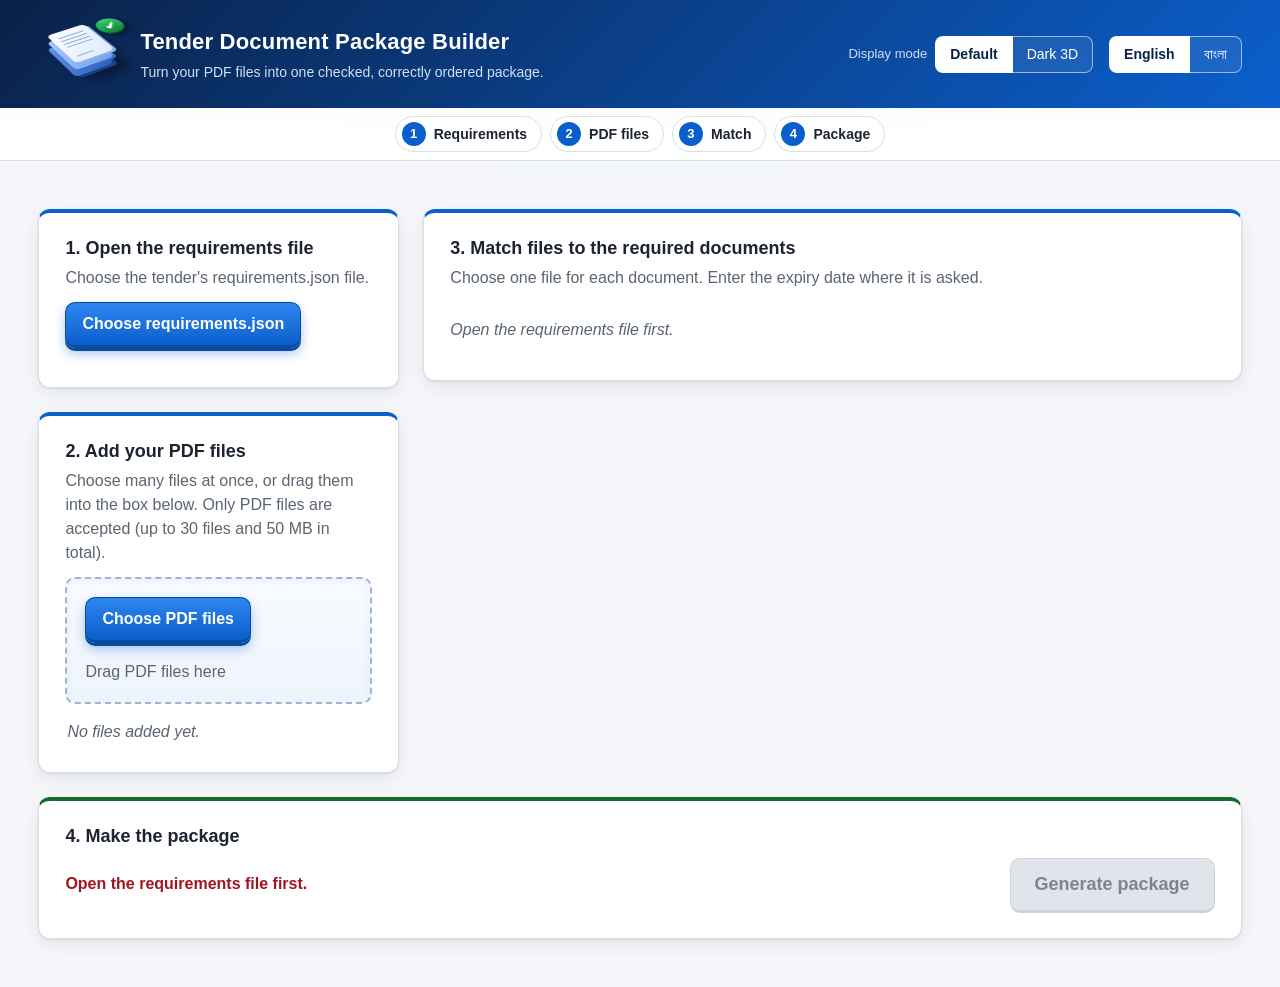
<file: index.html>
<!doctype html>
<html lang="en" data-theme="modern">
<head>
<meta charset="utf-8">
<meta name="viewport" content="width=device-width, initial-scale=1">
<title>Tender Document Package Builder</title>
<link rel="stylesheet" href="css/style.css">
<link rel="stylesheet" href="css/theme.css"><link rel="stylesheet" href="css/preview.css"><link rel="stylesheet" href="css/polish.css"><link rel="stylesheet" href="css/dark.css"><link rel="stylesheet" href="css/logo.css">
</head>
<body>
<a class="skip" href="#main" data-i18n="skip"></a>
<header class="top">
  <div class="brand"><div class="logo3d" aria-hidden="true"><div class="stack"><div class="sh s1"></div><div class="sh s2"></div><div class="sh fly"></div><div class="sh s3"><span class="tick">&#10004;</span></div></div></div>
    <h1 data-i18n="app_title">Tender Document Package Builder</h1>
    <p class="sub" data-i18n="app_sub"></p>
  </div>
  <div class="tools">
    <div class="seg" role="group" aria-labelledby="th-label">
      <span id="th-label" class="seg-label" data-i18n="th_label"></span>
      <button type="button" data-theme-btn="modern" aria-pressed="true" data-i18n="th_modern"></button>
      <button type="button" data-theme-btn="contrast" aria-pressed="false" data-i18n="th_contrast"></button>
    </div>
    <div class="lang seg" role="group" aria-label="Language / &#2477;&#2494;&#2487;&#2494;">
      <button type="button" id="lang-en" aria-pressed="true">English</button>
      <button type="button" id="lang-bn" aria-pressed="false">&#2476;&#2494;&#2434;&#2482;&#2494;</button>
    </div>
  </div>
</header>
<nav class="steps" aria-label="Steps / &#2471;&#2494;&#2474;&#2488;&#2478;&#2498;&#2489;">
  <a href="#s1"><b>1</b><span data-i18n="nav_1"></span></a>
  <a href="#s2"><b>2</b><span data-i18n="nav_2"></span></a>
  <a href="#s3"><b>3</b><span data-i18n="nav_3"></span></a>
  <a href="#s4"><b>4</b><span data-i18n="nav_4"></span></a>
</nav>

<main id="main">
  <div id="messages" aria-live="polite"></div>

  <section class="card c1" id="s1">
    <h2 data-i18n="step1"></h2>
    <p class="hint" data-i18n="step1_hint"></p>
    <input type="file" id="json-input" hidden>
    <button type="button" id="btn-json" class="btn primary" data-i18n="btn_choose_json"></button>
    <dl id="tender-details" class="details"></dl>
  </section>

  <section class="card c2" id="s2">
    <h2 data-i18n="step2"></h2>
    <p class="hint" data-i18n="step2_hint"></p>
    <input type="file" id="pdf-input" multiple hidden>
    <div id="dropzone" class="dropzone">
      <button type="button" id="btn-pdfs" class="btn primary" data-i18n="btn_choose_pdfs"></button>
      <span class="drop-text" data-i18n="drop_here"></span>
    </div>
    <ul id="file-list" class="files"></ul>
  </section>

  <section class="card c3" id="s3">
    <h2 data-i18n="step3"></h2>
    <p class="hint" data-i18n="step3_hint"></p>
    <div id="req-wrap" class="req-wrap"></div>
  </section>

  <section class="card c4" id="s4">
    <h2 data-i18n="step4"></h2>
    <div id="gen-reasons"></div>
    <button type="button" id="btn-generate" class="btn primary big" disabled data-i18n="btn_generate"></button>
  </section>
</main>

<script src="libs/pdf-lib.min.js"></script>
<script src="js/logic.js"></script>
<script src="js/i18n.js"></script>
<script src="js/i18n-extra.js"></script><script src="js/theme.js"></script><script src="js/preview.js"></script><script src="js/polish.js"></script><script src="js/bn-more.js"></script><script src="js/pdf.js"></script><script src="js/app.js"></script>
</body>
</html>
</file>
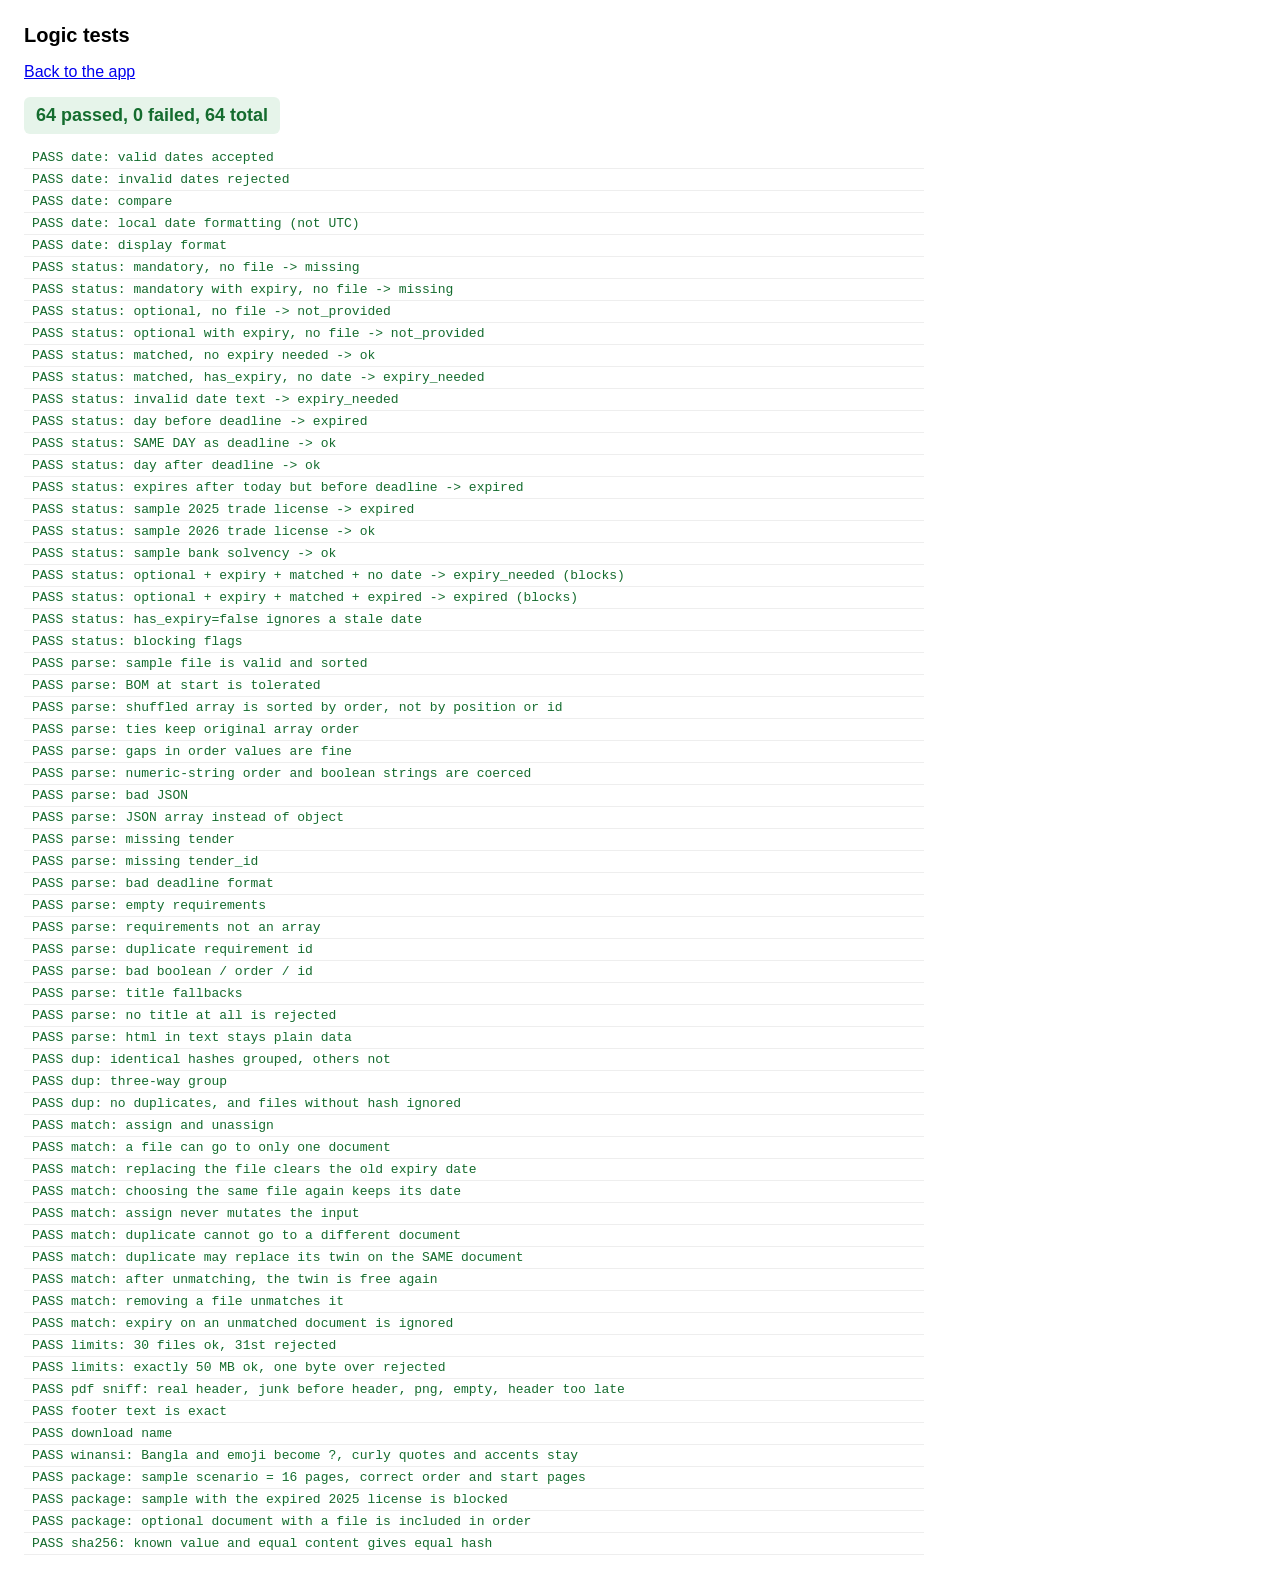
<file: tests.html>
<!doctype html>
<html lang="en">
<head>
<meta charset="utf-8">
<meta name="viewport" content="width=device-width, initial-scale=1">
<title>Tests - Tender Document Package Builder</title>
<style>
  body { font-family: Arial, sans-serif; margin: 24px; max-width: 900px; }
  h1 { font-size: 20px; }
  #summary { font-size: 18px; font-weight: bold; padding: 8px 12px; border-radius: 6px; display: inline-block; }
  ul { list-style: none; padding: 0; font-family: Consolas, monospace; font-size: 13px; }
  li { padding: 3px 8px; border-bottom: 1px solid #eee; }
  .good { color: #146c2e; } .bad { color: #b00020; font-weight: bold; }
  #summary.good { background: #e6f4ea; } #summary.bad { background: #fde7e9; }
</style>
</head>
<body>
<h1>Logic tests</h1>
<p><a href="index.html">Back to the app</a></p>
<div id="summary">Running...</div>
<ul id="results"></ul>
<script src="js/logic.js"></script>
<script src="js/tests.js"></script>
</body>
</html>
</file>
<file: css/style.css>
:root {
  --bg: #f4f6f9; --card: #ffffff; --ink: #1c2430; --muted: #5a6572; --line: #d8dee6;
  --primary: #0b5fcc; --primary-ink: #ffffff;
  --ok: #146c2e; --ok-bg: #e3f4e8; --bad: #a3141f; --bad-bg: #fde8ea; --warn: #8a5a00; --warn-bg: #fff2d6; --grey-bg: #eceff3;
}
* { box-sizing: border-box; }
body { margin: 0; background: var(--bg); color: var(--ink); font-family: "Segoe UI", "Nirmala UI", "Noto Sans Bengali", Arial, sans-serif; font-size: 16px; line-height: 1.5; }
.top { display: flex; justify-content: space-between; align-items: flex-start; gap: 16px; flex-wrap: wrap; padding: 18px 24px; background: #0b2a55; color: #fff; }
.top h1 { margin: 0; font-size: 22px; }
.top .sub { margin: 4px 0 0; color: #cfe0f7; font-size: 14px; }
.lang button { font: inherit; padding: 8px 16px; border: 1px solid #8fb4e8; background: transparent; color: #fff; cursor: pointer; }
.lang button:first-child { border-radius: 6px 0 0 6px; } .lang button:last-child { border-radius: 0 6px 6px 0; border-left: 0; }
.lang button[aria-pressed="true"] { background: #fff; color: #0b2a55; font-weight: 700; }
main { max-width: 1100px; margin: 0 auto; padding: 16px; }
.card { background: var(--card); border: 1px solid var(--line); border-radius: 10px; padding: 16px 18px; margin-bottom: 16px; }
h2 { margin: 0 0 6px; font-size: 18px; }
.hint { margin: 0 0 12px; color: var(--muted); }
.muted { color: var(--muted); }
.btn { font: inherit; padding: 9px 16px; border: 1px solid var(--line); background: #fff; color: var(--ink); border-radius: 6px; cursor: pointer; text-decoration: none; display: inline-block; }
.btn:hover { background: #f0f3f7; }
.btn.primary { background: var(--primary); border-color: var(--primary); color: var(--primary-ink); }
.btn.primary:hover { background: #0950ad; }
.btn.small { padding: 4px 10px; font-size: 14px; }
.btn.danger { color: var(--bad); border-color: #e3b5b9; }
.btn.big { padding: 12px 24px; font-size: 18px; margin-top: 8px; }
.btn:disabled { background: #d5dae1; border-color: #d5dae1; color: #6b7480; cursor: not-allowed; }
.btn:focus-visible, select:focus-visible, input:focus-visible, a:focus-visible { outline: 3px solid #ffb300; outline-offset: 2px; }
.details { display: grid; grid-template-columns: max-content 1fr; gap: 4px 16px; margin: 14px 0 0; }
.details dt { color: var(--muted); } .details dd { margin: 0; font-weight: 600; overflow-wrap: anywhere; }
.dropzone { display: flex; align-items: center; gap: 14px; flex-wrap: wrap; border: 2px dashed #9db4d3; border-radius: 10px; padding: 18px; background: #f8fbff; }
.dropzone.over { background: #e4f0ff; border-color: var(--primary); }
.drop-text { color: var(--muted); }
.files { list-style: none; margin: 14px 0 0; padding: 0; display: grid; gap: 8px; }
.file { border: 1px solid var(--line); border-radius: 8px; padding: 10px 12px; display: grid; grid-template-columns: 1fr auto; gap: 4px 12px; align-items: center; }
.file-head { display: flex; flex-wrap: wrap; gap: 6px 12px; align-items: center; }
.file-name { font-weight: 600; overflow-wrap: anywhere; }
.file-pages { color: var(--muted); font-size: 14px; }
.file-meta { grid-column: 1; font-size: 14px; color: var(--muted); }
.file-actions { grid-column: 2; grid-row: 1 / span 2; display: flex; gap: 8px; }
.dup-note { color: var(--warn); font-weight: 600; }
.used { color: var(--ok); } .unused { color: var(--muted); }
.empty { color: var(--muted); font-style: italic; }
.badge { display: inline-block; padding: 1px 8px; border-radius: 999px; font-size: 12px; font-weight: 700; border: 1px solid transparent; }
.badge-dup { background: var(--warn-bg); color: var(--warn); border-color: #e8c97a; }
.badge-req { background: #e6edf9; color: #123e8a; } .badge-opt { background: var(--grey-bg); color: #4a5563; }
.req-wrap { overflow-x: auto; }
.req-table { width: 100%; border-collapse: collapse; min-width: 760px; }
.req-table th, .req-table td { text-align: left; padding: 10px 8px; border-bottom: 1px solid var(--line); vertical-align: top; }
.req-table th { font-size: 14px; color: var(--muted); }
.doc-title { font-weight: 600; margin-bottom: 2px; }
.cell-file select { width: 100%; max-width: 320px; padding: 7px; font: inherit; margin-bottom: 4px; }
.cell-expiry input { font: inherit; padding: 6px; }
.date-shown { font-size: 14px; color: var(--muted); margin-top: 2px; }
.status { display: inline-block; padding: 3px 10px; border-radius: 6px; font-weight: 700; font-size: 14px; }
.st-ok { background: var(--ok-bg); color: var(--ok); }
.st-missing, .st-expired { background: var(--bad-bg); color: var(--bad); }
.st-expiry_needed { background: var(--warn-bg); color: var(--warn); }
.st-not_provided { background: var(--grey-bg); color: #4a5563; }
.msg-list { list-style: none; margin: 0 0 8px; padding: 0; display: grid; gap: 6px; }
.msg { padding: 8px 12px; border-radius: 6px; border: 1px solid var(--line); }
.msg-error { background: var(--bad-bg); color: var(--bad); border-color: #efb7bc; }
.msg-info { background: #e6f0fd; color: #123e8a; border-color: #b5cdf0; }
#messages { margin-bottom: 12px; }
.blocked { color: var(--bad); font-weight: 700; margin: 0 0 6px; }
.blocked-list { margin: 0 0 8px; padding-left: 22px; }
.ready { color: var(--ok); font-weight: 700; margin: 0 0 2px; }
@media (max-width: 640px) {
  .top { padding: 14px 16px; } main { padding: 12px; }
  .file { grid-template-columns: 1fr; } .file-actions { grid-column: 1; grid-row: auto; }
}
</file>
<file: css/theme.css>
/* theme.css - layout and the two display modes. Loaded after style.css; only changes looks. */
:root { --r: 12px; --shadow: 0 1px 2px rgba(16,30,54,.08), 0 6px 18px rgba(16,30,54,.07); }
html { scroll-behavior: smooth; scroll-padding-top: 76px; }
@media (prefers-reduced-motion: reduce) { html { scroll-behavior: auto; } * { transition: none !important; } }
body { background: radial-gradient(1200px 400px at 50% -100px, #dbe7fb, transparent 70%), var(--bg); }
.skip { position: absolute; left: -999px; top: 8px; background: #fff; color: #000; padding: 8px 12px; border-radius: 6px; z-index: 50; }
.skip:focus { left: 8px; }

/* header + step navigation */
.top { background: linear-gradient(135deg, #0a2147, #0b5fcc); padding: 16px 28px; align-items: center; box-shadow: 0 2px 10px rgba(5,20,50,.3); }
.top h1 { font-size: 22px; letter-spacing: .2px; }
.tools { display: flex; gap: 16px; flex-wrap: wrap; align-items: center; }
.seg { display: inline-flex; align-items: center; }
.seg-label { color: #cfe0f7; font-size: 13px; margin-right: 8px; }
.top .seg button { font: inherit; font-size: 14px; padding: 7px 14px; border: 1px solid rgba(255,255,255,.55); background: rgba(255,255,255,.08); color: #fff; cursor: pointer; border-radius: 0; border-left-width: 0; }
.top .seg button:first-of-type { border-left-width: 1px; border-radius: 8px 0 0 8px; }
.top .seg button:last-of-type { border-radius: 0 8px 8px 0; }
.top .seg button[aria-pressed="true"] { background: #fff; color: #0a2147; font-weight: 700; }
.top .seg button:focus-visible { outline: 3px solid #ffb300; outline-offset: 2px; }
.steps { position: sticky; top: 0; z-index: 20; display: flex; gap: 8px; justify-content: center; flex-wrap: wrap; padding: 8px 16px; background: rgba(255,255,255,.92); backdrop-filter: blur(6px); border-bottom: 1px solid var(--line); }
.steps a { display: inline-flex; align-items: center; gap: 8px; padding: 5px 14px 5px 6px; border-radius: 999px; text-decoration: none; color: var(--ink); font-weight: 600; font-size: 14px; border: 1px solid var(--line); background: #fff; }
.steps a b { display: inline-grid; place-items: center; width: 24px; height: 24px; border-radius: 50%; background: var(--primary); color: #fff; font-size: 13px; }
.steps a:hover { background: #eaf2ff; border-color: #9db4d3; }
.steps a:focus-visible { outline: 3px solid #ffb300; outline-offset: 2px; }

/* layout: setup column on the left, work area on the right, generate bar at the bottom */
main { max-width: 1440px; padding: 20px 24px 40px; display: grid; gap: 18px; grid-template-columns: minmax(300px, 400px) minmax(0, 1fr); grid-template-areas: "msg msg" "c1 c3" "c2 c3" "c4 c4"; align-items: start; }
#messages { grid-area: msg; margin: 0; } #messages:empty { display: none; }
.c1 { grid-area: c1; } .c2 { grid-area: c2; } .c3 { grid-area: c3; } .c4 { grid-area: c4; }
.card { margin: 0; border-radius: var(--r); padding: 18px 20px; box-shadow: var(--shadow); border-top: 4px solid var(--primary); }
.card h2 { font-size: 18px; margin-bottom: 4px; }
.c4 { display: flex; flex-wrap: wrap; align-items: center; gap: 8px 24px; border-top-color: #146c2e; }
.c4 h2 { flex: 1 1 100%; margin: 0; }
.c4 #gen-reasons { flex: 1 1 320px; }
.c4 .btn.big { margin: 0; }
@media (max-width: 980px) {
  main { grid-template-columns: minmax(0, 1fr); grid-template-areas: "msg" "c1" "c2" "c3" "c4"; padding: 14px; }
  .top { padding: 14px 16px; } .steps a span { display: none; } .steps a { padding-right: 6px; }
}

/* buttons: Modern 3D (default) */
.btn { border-radius: 10px; font-weight: 600; transition: transform .08s, box-shadow .08s, background .15s; }
:root[data-theme="modern"] .btn { background: linear-gradient(#ffffff, #e9eef6); border: 1px solid #b9c5d6; border-bottom-width: 3px; box-shadow: 0 3px 0 #b9c5d6, 0 6px 10px rgba(16,30,54,.12); margin-bottom: 3px; }
:root[data-theme="modern"] .btn:hover { background: linear-gradient(#ffffff, #dfe8f5); }
:root[data-theme="modern"] .btn.primary { background: linear-gradient(#2f86f0, #0b5fcc); border-color: #084a9e; color: #fff; box-shadow: 0 3px 0 #084a9e, 0 6px 12px rgba(11,95,204,.35); }
:root[data-theme="modern"] .btn.primary:hover { background: linear-gradient(#4094f5, #0d68de); }
:root[data-theme="modern"] .btn.primary.big:not(:disabled) { background: linear-gradient(#27a653, #146c2e); border-color: #0d4f20; box-shadow: 0 3px 0 #0d4f20, 0 8px 14px rgba(20,108,46,.35); }
:root[data-theme="modern"] .btn.danger { background: linear-gradient(#fff, #fbe9ea); border-color: #e3a9ae; box-shadow: 0 3px 0 #e3a9ae, 0 6px 10px rgba(163,20,31,.12); }
:root[data-theme="modern"] .btn:active:not(:disabled) { transform: translateY(3px); box-shadow: 0 0 0 transparent, 0 2px 4px rgba(16,30,54,.2); }
:root[data-theme="modern"] .btn:disabled { background: #e1e5eb; border-color: #cdd3dc; box-shadow: none; color: #7b8491; }
:root[data-theme="modern"] .dropzone { background: linear-gradient(#f8fbff, #eef4fd); box-shadow: inset 0 2px 6px rgba(16,30,54,.06); }
:root[data-theme="modern"] .file { box-shadow: 0 2px 0 var(--line); }
:root[data-theme="modern"] .status { box-shadow: 0 2px 0 rgba(16,30,54,.15); }
:root[data-theme="modern"] select, :root[data-theme="modern"] input[type="date"], :root[data-theme="modern"] input[type="text"] { border: 1px solid #b9c5d6; border-radius: 8px; box-shadow: inset 0 2px 3px rgba(16,30,54,.07); }
.req-table th { background: #f1f5fb; position: sticky; top: 0; }
.req-table tbody tr:hover { background: #f8fbff; }
.files { max-height: 440px; overflow-y: auto; padding: 2px 4px 6px 2px; }

/* High contrast: black background, white text, yellow focus, thick borders, no gradients or shadows */
:root[data-theme="contrast"] { --bg: #000; --card: #000; --ink: #fff; --muted: #e6e6e6; --line: #fff; --primary: #ffe600; --primary-ink: #000; --ok: #4dff88; --ok-bg: #000; --bad: #ff8a8a; --bad-bg: #000; --warn: #ffd400; --warn-bg: #000; --grey-bg: #000; }
:root[data-theme="contrast"] body { background: #000; color: #fff; }
:root[data-theme="contrast"] .top { background: #000; border-bottom: 3px solid #fff; box-shadow: none; }
:root[data-theme="contrast"] .top .sub, :root[data-theme="contrast"] .seg-label { color: #fff; }
:root[data-theme="contrast"] .top .seg button { background: #000; color: #fff; border: 2px solid #fff; }
:root[data-theme="contrast"] .top .seg button[aria-pressed="true"] { background: #ffe600; color: #000; }
:root[data-theme="contrast"] .steps { background: #000; border-bottom: 2px solid #fff; backdrop-filter: none; }
:root[data-theme="contrast"] .steps a { background: #000; color: #fff; border: 2px solid #fff; }
:root[data-theme="contrast"] .steps a b { background: #ffe600; color: #000; }
:root[data-theme="contrast"] .steps a:hover { background: #222; }
:root[data-theme="contrast"] .card { border: 2px solid #fff; border-top: 6px solid #ffe600; box-shadow: none; }
:root[data-theme="contrast"] .btn { background: #000; color: #fff; border: 2px solid #fff; box-shadow: none; }
:root[data-theme="contrast"] .btn:hover { background: #222; }
:root[data-theme="contrast"] .btn.primary { background: #ffe600; color: #000; border-color: #ffe600; font-weight: 800; }
:root[data-theme="contrast"] .btn.primary:hover { background: #fff3a0; }
:root[data-theme="contrast"] .btn.danger { color: #ff8a8a; border-color: #ff8a8a; }
:root[data-theme="contrast"] .btn:disabled { background: #000; color: #bdbdbd; border: 2px dashed #bdbdbd; }
:root[data-theme="contrast"] .btn:focus-visible, :root[data-theme="contrast"] a:focus-visible, :root[data-theme="contrast"] select:focus-visible, :root[data-theme="contrast"] input:focus-visible, :root[data-theme="contrast"] .top .seg button:focus-visible { outline: 4px solid #00e5ff; outline-offset: 2px; }
:root[data-theme="contrast"] .dropzone { background: #000; border: 3px dashed #fff; }
:root[data-theme="contrast"] .dropzone.over { background: #222; border-color: #ffe600; }
:root[data-theme="contrast"] .file, :root[data-theme="contrast"] .msg { border: 2px solid #fff; background: #000; }
:root[data-theme="contrast"] .req-table th { background: #000; color: #fff; border-bottom: 3px solid #fff; }
:root[data-theme="contrast"] .req-table td { border-bottom: 1px solid #fff; }
:root[data-theme="contrast"] .req-table tbody tr:hover { background: #111; }
:root[data-theme="contrast"] .status, :root[data-theme="contrast"] .badge { border: 2px solid currentColor; background: #000; }
:root[data-theme="contrast"] .badge-req, :root[data-theme="contrast"] .badge-opt { color: #fff; background: #000; border: 2px solid #fff; }
:root[data-theme="contrast"] .msg-error { color: #ff8a8a; border-color: #ff8a8a; } :root[data-theme="contrast"] .msg-info { color: #fff; }
:root[data-theme="contrast"] .st-not_provided { color: #e6e6e6; }
:root[data-theme="contrast"] select, :root[data-theme="contrast"] input { background: #000; color: #fff; border: 2px solid #fff; border-radius: 6px; }
:root[data-theme="contrast"] .badge-dup, :root[data-theme="contrast"] .dup-note { color: #ffd400; }
</file>
<file: css/preview.css>
/* preview.css - floating preview window (3D look) */
.pv-back { position: fixed; inset: 0; z-index: 100; display: flex; align-items: center; justify-content: center; padding: 16px; background: rgba(8, 20, 44, .58); perspective: 1400px; }
.pv-back[hidden] { display: none; }
.pv-win { width: min(980px, 96vw); height: min(88vh, 860px); display: flex; flex-direction: column; background: #fff; border: 1px solid #9fb0c8; border-radius: 14px; overflow: hidden; transform-origin: 50% 0; box-shadow: 0 3px 0 #8fa3bf, 0 10px 0 -2px rgba(16,30,54,.25), 0 34px 70px rgba(5, 15, 35, .55); animation: pv-in .22s ease-out; }
@keyframes pv-in { from { opacity: 0; transform: rotateX(14deg) translateY(22px) scale(.96); } to { opacity: 1; transform: none; } }
.pv-bar { display: flex; align-items: center; justify-content: space-between; gap: 12px; padding: 10px 14px; background: linear-gradient(#17407f, #0a2147); color: #fff; box-shadow: 0 3px 8px rgba(5,15,35,.35); position: relative; z-index: 1; }
.pv-title { margin: 0; font-size: 16px; overflow: hidden; text-overflow: ellipsis; white-space: nowrap; }
.pv-close { flex: none; width: 38px; height: 38px; border-radius: 50%; border: 1px solid #7c0f18; border-bottom-width: 3px; background: linear-gradient(#ff6b73, #c4202c); color: #fff; font-size: 26px; line-height: 1; cursor: pointer; box-shadow: 0 3px 0 #7c0f18, 0 6px 10px rgba(0,0,0,.35); font-family: Arial, sans-serif; }
.pv-close:active { transform: translateY(3px); box-shadow: 0 0 0 #7c0f18; }
.pv-close:focus-visible, .pv-tab:focus-visible { outline: 3px solid #ffb300; outline-offset: 2px; }
.pv-frame { flex: 1; width: 100%; border: 0; background: #e9eef6; box-shadow: inset 0 4px 8px rgba(16,30,54,.15); }
.pv-foot { padding: 8px 14px; background: linear-gradient(#f4f7fb, #e3eaf4); border-top: 1px solid #c3cfe0; text-align: right; }
.pv-tab { color: #0b5fcc; font-weight: 600; }
.file-actions { flex-wrap: wrap; }
@media (prefers-reduced-motion: reduce) { .pv-win { animation: none; } }
:root[data-theme="contrast"] .pv-back { background: rgba(0,0,0,.85); }
:root[data-theme="contrast"] .pv-win { background: #000; border: 3px solid #fff; box-shadow: none; }
:root[data-theme="contrast"] .pv-bar { background: #000; border-bottom: 3px solid #fff; box-shadow: none; }
:root[data-theme="contrast"] .pv-close { background: #ffe600; color: #000; border: 2px solid #fff; box-shadow: none; }
:root[data-theme="contrast"] .pv-foot { background: #000; border-top: 3px solid #fff; }
:root[data-theme="contrast"] .pv-tab { color: #ffe600; }
:root[data-theme="contrast"] .pv-frame { background: #222; box-shadow: none; }
/* three buttons per file need their own row inside the narrow left column */
.file { grid-template-columns: 1fr; } .file-actions { grid-column: 1; grid-row: auto; flex-wrap: wrap; }
</file>
<file: css/polish.css>
/* polish.css - use the full screen width; make completed requirements clearly "done" */
main { max-width: none; padding: 24px clamp(16px, 3vw, 56px) 48px; gap: 24px; grid-template-columns: minmax(340px, 30%) minmax(0, 1fr); }
.top { padding-left: clamp(16px, 3vw, 56px); padding-right: clamp(16px, 3vw, 56px); }
.card { padding: 22px 26px; }
.req-table th, .req-table td { padding: 13px 10px; }
.req-table { min-width: 0; }
.st-ok { background: #146c2e; color: #fff; box-shadow: 0 2px 0 #0d4f20; }
.req-table tbody tr:has(.st-ok) { background: #f1faf4; box-shadow: inset 4px 0 0 #146c2e; }
:root[data-theme="contrast"] .st-ok { background: #4dff88; color: #000; border-color: #4dff88; box-shadow: none; }
:root[data-theme="contrast"] .req-table tbody tr:has(.st-ok) { background: #000; box-shadow: inset 6px 0 0 #4dff88; }
@media (max-width: 980px) { main { grid-template-columns: minmax(0, 1fr); } }
</file>
<file: css/dark.css>
/* dark.css - "Dark 3D" mode (replaces the old black/yellow high-contrast look). Loaded last; only runs when data-theme="contrast". */
:root[data-theme="contrast"] { --bg: #0a1020; --card: #131c2f; --ink: #eaf0fa; --muted: #a7b6cd; --line: #2b3a57; --primary: #3b8cff; --primary-ink: #fff; --ok: #5be28d; --ok-bg: #12301f; --bad: #ff9aa2; --bad-bg: #3b1219; --warn: #ffd166; --warn-bg: #3a2c0b; --grey-bg: #1d283d; --shadow: 0 2px 0 #0a1020, 0 10px 24px rgba(0,0,0,.45); }
:root[data-theme="contrast"] body { background: radial-gradient(1200px 420px at 50% -120px, #1c2f57, transparent 70%), #0a1020; color: var(--ink); }
:root[data-theme="contrast"] .top { background: linear-gradient(135deg, #0a1428, #17306a); border-bottom: 1px solid #2b3a57; box-shadow: 0 4px 14px rgba(0,0,0,.5); }
:root[data-theme="contrast"] .top .sub, :root[data-theme="contrast"] .seg-label { color: #b9c9e4; }
:root[data-theme="contrast"] .top .seg button { background: rgba(255,255,255,.06); color: #eaf0fa; border: 1px solid rgba(255,255,255,.35); border-left-width: 0; }
:root[data-theme="contrast"] .top .seg button:first-of-type { border-left-width: 1px; }
:root[data-theme="contrast"] .top .seg button[aria-pressed="true"] { background: linear-gradient(#4a97ff, #2467d6); color: #fff; border-color: #1b4fa8; box-shadow: 0 2px 0 #1b4fa8; }
:root[data-theme="contrast"] .steps { background: rgba(13,21,38,.92); border-bottom: 1px solid #2b3a57; backdrop-filter: blur(6px); }
:root[data-theme="contrast"] .steps a { background: linear-gradient(#1b2740, #141e33); color: var(--ink); border: 1px solid #2b3a57; box-shadow: 0 2px 0 #0a1020; }
:root[data-theme="contrast"] .steps a b { background: linear-gradient(#4a97ff, #2467d6); color: #fff; }
:root[data-theme="contrast"] .steps a:hover { background: #1f2d4a; border-color: #4a6ba6; }
:root[data-theme="contrast"] .card { background: linear-gradient(#16213a, #121b2f); border: 1px solid #2b3a57; border-top: 4px solid #3b8cff; box-shadow: var(--shadow); }
:root[data-theme="contrast"] .c4 { border-top-color: #27a653; }
:root[data-theme="contrast"] .btn { background: linear-gradient(#27324b, #1a2338); color: var(--ink); border: 1px solid #3a4b6e; border-bottom-width: 3px; box-shadow: 0 3px 0 #0a1020, 0 6px 12px rgba(0,0,0,.45); margin-bottom: 3px; font-weight: 600; }
:root[data-theme="contrast"] .btn:hover { background: linear-gradient(#2f3c5a, #1f2a43); }
:root[data-theme="contrast"] .btn.primary { background: linear-gradient(#4a97ff, #2467d6); color: #fff; border-color: #1b4fa8; box-shadow: 0 3px 0 #123a80, 0 6px 14px rgba(36,103,214,.45); font-weight: 700; }
:root[data-theme="contrast"] .btn.primary:hover { background: linear-gradient(#5aa3ff, #2d73e6); }
:root[data-theme="contrast"] .btn.primary.big:not(:disabled) { background: linear-gradient(#2fbd62, #17803a); border-color: #0f5a28; box-shadow: 0 3px 0 #0b4220, 0 8px 16px rgba(23,128,58,.45); }
:root[data-theme="contrast"] .btn.danger { color: #ff9aa2; border-color: #7a2c36; background: linear-gradient(#3a1a22, #2a1218); }
:root[data-theme="contrast"] .btn:active:not(:disabled) { transform: translateY(3px); box-shadow: 0 0 0 transparent; }
:root[data-theme="contrast"] .btn:disabled { background: #1a2236; color: #6f7f99; border: 1px solid #2b3a57; box-shadow: none; }
:root[data-theme="contrast"] .btn:focus-visible, :root[data-theme="contrast"] a:focus-visible, :root[data-theme="contrast"] select:focus-visible, :root[data-theme="contrast"] input:focus-visible, :root[data-theme="contrast"] .top .seg button:focus-visible { outline: 3px solid #ffb300; outline-offset: 2px; }
:root[data-theme="contrast"] .dropzone { background: linear-gradient(#111a2d, #0f1728); border: 2px dashed #46608f; box-shadow: inset 0 3px 8px rgba(0,0,0,.4); }
:root[data-theme="contrast"] .dropzone.over { background: #172444; border-color: #3b8cff; }
:root[data-theme="contrast"] .file, :root[data-theme="contrast"] .msg { background: #101829; border: 1px solid #2b3a57; box-shadow: 0 2px 0 #0a1020; }
:root[data-theme="contrast"] .req-table th { background: #1b2740; color: #c3d0e6; border-bottom: 1px solid #2b3a57; }
:root[data-theme="contrast"] .req-table td { border-bottom: 1px solid #25324d; }
:root[data-theme="contrast"] .req-table tbody tr:hover { background: #17233b; }
:root[data-theme="contrast"] .status, :root[data-theme="contrast"] .badge { border: 1px solid transparent; box-shadow: 0 2px 0 rgba(0,0,0,.45); }
:root[data-theme="contrast"] .st-ok { background: linear-gradient(#2fbd62, #17803a); color: #fff; border-color: #0f5a28; }
:root[data-theme="contrast"] .st-missing, :root[data-theme="contrast"] .st-expired { background: #3b1219; color: #ff9aa2; border-color: #7a2c36; }
:root[data-theme="contrast"] .st-expiry_needed { background: #3a2c0b; color: #ffd166; border-color: #7a5f1c; }
:root[data-theme="contrast"] .st-not_provided { background: #1d283d; color: #a7b6cd; border-color: #34466a; }
:root[data-theme="contrast"] .req-table tbody tr:has(.st-ok) { background: #12301f; box-shadow: inset 4px 0 0 #2fbd62; }
:root[data-theme="contrast"] .badge-req { background: #1c3568; color: #a9c8ff; border-color: #2d4f96; }
:root[data-theme="contrast"] .badge-opt { background: #1d283d; color: #a7b6cd; border-color: #34466a; }
:root[data-theme="contrast"] .badge-dup, :root[data-theme="contrast"] .dup-note { color: #ffd166; }
:root[data-theme="contrast"] .badge-dup { background: #3a2c0b; border-color: #7a5f1c; }
:root[data-theme="contrast"] .msg-error { background: #3b1219; color: #ff9aa2; border-color: #7a2c36; }
:root[data-theme="contrast"] .msg-info { background: #14264a; color: #b9d3ff; border-color: #2d4f96; }
:root[data-theme="contrast"] select, :root[data-theme="contrast"] input { background: #0e1626; color: var(--ink); border: 1px solid #3a4b6e; border-radius: 8px; box-shadow: inset 0 2px 4px rgba(0,0,0,.45); }
:root[data-theme="contrast"] .blocked { color: #ff9aa2; } :root[data-theme="contrast"] .ready { color: #5be28d; } :root[data-theme="contrast"] .used { color: #5be28d; }
:root[data-theme="contrast"] .pv-back { background: rgba(2,6,16,.78); }
:root[data-theme="contrast"] .pv-win { background: #131c2f; border: 1px solid #2b3a57; box-shadow: 0 3px 0 #0a1020, 0 34px 70px rgba(0,0,0,.7); }
:root[data-theme="contrast"] .pv-bar { background: linear-gradient(#1b2c52, #0f1a33); border-bottom: 1px solid #2b3a57; box-shadow: 0 3px 8px rgba(0,0,0,.5); }
:root[data-theme="contrast"] .pv-close { background: linear-gradient(#ff6b73, #c4202c); color: #fff; border: 1px solid #7c0f18; box-shadow: 0 3px 0 #7c0f18, 0 6px 10px rgba(0,0,0,.5); }
:root[data-theme="contrast"] .pv-foot { background: #101829; border-top: 1px solid #2b3a57; }
:root[data-theme="contrast"] .pv-tab { color: #7fb4ff; }
:root[data-theme="contrast"] .pv-frame { background: #0e1626; box-shadow: inset 0 4px 8px rgba(0,0,0,.45); }
</file>
<file: css/logo.css>
/* logo.css - small 3D document-stack logo (pure CSS, no images, no library) */
.brand { display: grid; grid-template-columns: auto 1fr; column-gap: 18px; align-items: center; }
.brand .logo3d { grid-row: 1 / span 2; }
.brand h1 { align-self: end; } .brand .sub { align-self: start; }
.logo3d { position: relative; width: 84px; height: 76px; perspective: 520px; flex: none; }
.logo3d .stack { position: absolute; left: 50%; top: 52%; width: 0; height: 0; transform-style: preserve-3d; transform: rotateX(56deg) rotateZ(-32deg); animation: lg-sway 7s ease-in-out infinite; }
.logo3d .sh { position: absolute; left: -22px; top: -28px; width: 44px; height: 56px; border-radius: 5px; transform-style: preserve-3d; }
.logo3d .s1 { background: linear-gradient(135deg, #5f93e8, #2c5db8); transform: translateZ(0); box-shadow: 3px 4px 0 #1b3f86, 10px 14px 16px rgba(0,0,0,.45); }
.logo3d .s2 { background: linear-gradient(135deg, #a9c9ff, #6fa2f0); transform: translateZ(8px); box-shadow: 2px 3px 0 #3d6fc4; }
.logo3d .s3 { background: linear-gradient(135deg, #ffffff, #dce9ff); transform: translateZ(16px); box-shadow: 2px 3px 0 #8fb0e6; animation: lg-float 4.8s ease-in-out infinite; }
.logo3d .s3::before { content: ""; position: absolute; left: 7px; right: 7px; top: 10px; height: 20px; background: repeating-linear-gradient(#9db8e0 0 2px, transparent 2px 6px); border-radius: 1px; }
.logo3d .s3::after { content: ""; position: absolute; left: 7px; right: 18px; bottom: 8px; height: 2px; background: #9db8e0; }
.logo3d .tick { position: absolute; right: -9px; bottom: -9px; width: 26px; height: 26px; border-radius: 50%; display: grid; place-items: center; background: linear-gradient(#35d070, #14803a); color: #fff; font: 700 15px/1 Arial, sans-serif; transform: translateZ(26px); box-shadow: 0 2px 0 #0b4a22, 3px 5px 8px rgba(0,0,0,.5); animation: lg-pop 4.8s ease-in-out infinite; }
.logo3d .fly { background: linear-gradient(135deg, #ffffff, #cfe0ff); transform: translateZ(16px); opacity: 0; animation: lg-fly 6s ease-in-out infinite; box-shadow: 2px 3px 0 #8fb0e6; }
@keyframes lg-sway { 0%, 100% { transform: rotateX(56deg) rotateZ(-32deg); } 50% { transform: rotateX(56deg) rotateZ(-22deg); } }
@keyframes lg-float { 0%, 100% { transform: translateZ(16px); } 50% { transform: translateZ(23px); } }
@keyframes lg-pop { 0%, 100% { transform: translateZ(26px) scale(1); } 50% { transform: translateZ(34px) scale(1.08); } }
@keyframes lg-fly { 0% { opacity: 0; transform: translate3d(46px, -38px, 60px) rotateZ(14deg) scale(.8); } 18% { opacity: .95; } 42% { opacity: .95; transform: translate3d(0, 0, 30px) rotateZ(0deg) scale(1); } 52%, 100% { opacity: 0; transform: translate3d(0, 0, 18px) scale(1); } }
@media (prefers-reduced-motion: reduce) { .logo3d .stack, .logo3d .s3, .logo3d .tick, .logo3d .fly { animation: none; } .logo3d .fly { display: none; } }
@media (max-width: 640px) { .logo3d { width: 62px; height: 58px; transform: scale(.78); transform-origin: left center; } .brand { column-gap: 8px; } }
</file>
